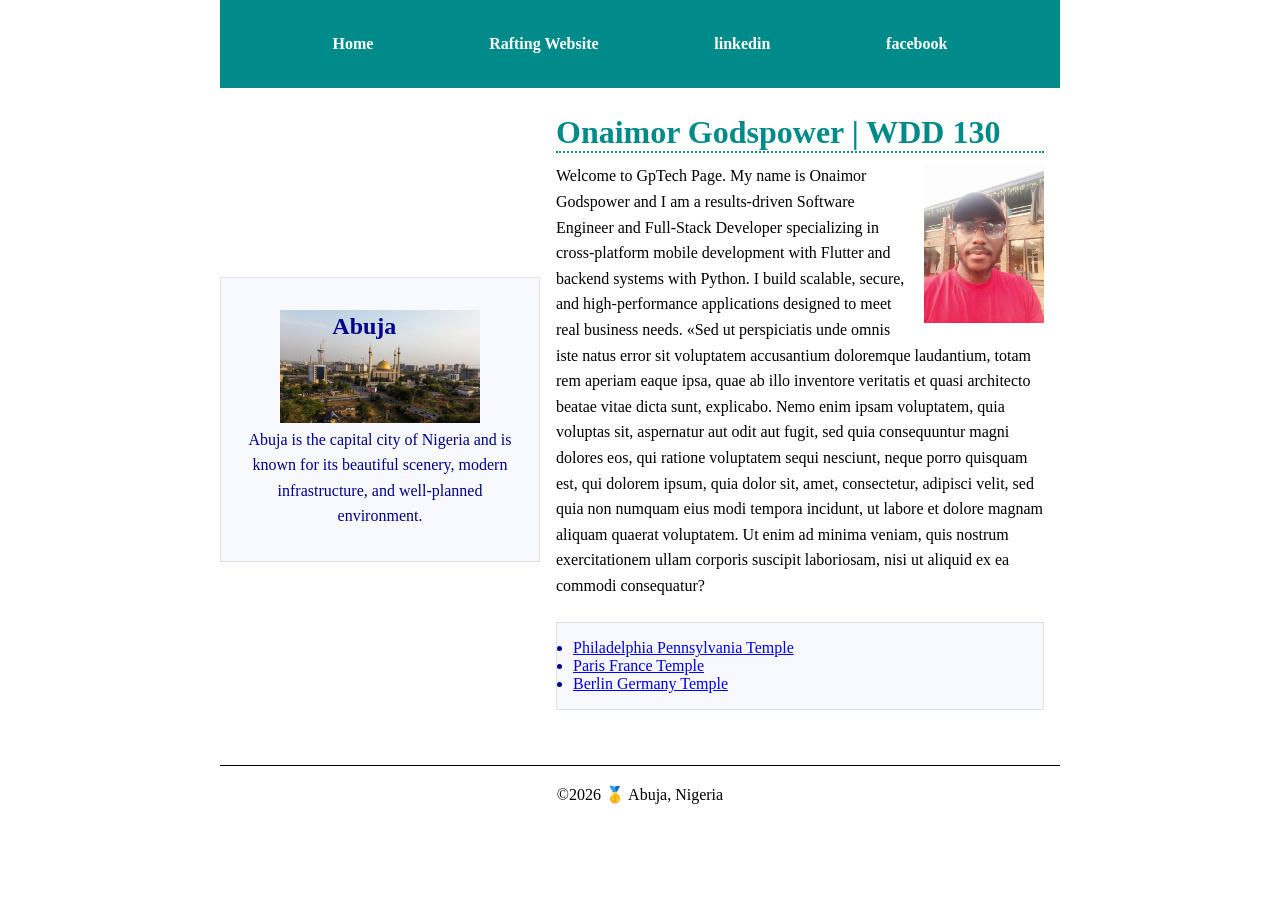
<file: index.html>
<!DOCTYPE html>
<html lang="en">

<head>
    <meta charset="UTF-8">
    <meta name="viewport" content="width=device-width, initial-scale=1.0">
    <title>GpTech | WDD 130</title>

    <meta name="description"
      content="Onaimor Godspower WDD 130 course home page showcasing web development progress.">

    <meta name="author" content="Onaimor Godspower">

    <link rel="stylesheet" href="styles/styles.css">

</head>

<body>
    <header>
        <nav>
            <a href="#">Home</a>
            <a href="wwr/">Rafting Website</a>
            <a href=" https://www.linkedin.com/in/onaimor-godspower247gptech/">linkedin</a>
            <a href="https://facebook.com.">facebook</a>
        </nav>
    </header>
    <div class="grid">
        <main>

            <h1>Onaimor Godspower | WDD 130</h1>

            <img src="images/profile.jpg" alt="GpTech Profile Picture">
            <p>
                Welcome to GpTech Page. My name is Onaimor Godspower and I am a results-driven
                Software Engineer and Full-Stack Developer specializing in cross-platform
                mobile development with Flutter and backend systems with Python.
                I build scalable, secure, and high-performance applications designed
                to meet real business needs. «Sed ut perspiciatis unde omnis iste natus error sit
                voluptatem accusantium doloremque laudantium,
                totam rem aperiam eaque ipsa, quae ab illo inventore veritatis et quasi architecto
                beatae vitae
                dicta sunt, explicabo. Nemo enim ipsam voluptatem, quia voluptas sit, aspernatur aut
                odit aut fugit,
                sed quia consequuntur magni dolores eos, qui ratione voluptatem sequi nesciunt,
                neque
                porro quisquam
                est, qui dolorem ipsum, quia dolor sit, amet, consectetur, adipisci velit, sed quia
                non
                numquam eius
                modi tempora incidunt, ut labore et dolore magnam aliquam quaerat voluptatem. Ut
                enim ad
                minima
                veniam, quis nostrum exercitationem ullam corporis suscipit laboriosam, nisi ut
                aliquid
                ex ea
                commodi consequatur?
            </p>

            <ul class="box">
                <li><a href="https://www.churchofjesuschrist.org/temples/details/philadelphia-pennsylvania-temple"
                      target="_blank">Philadelphia Pennsylvania Temple</a></li>
                <li><a href="https://www.churchofjesuschrist.org/temples/details/paris-france-temple"
                      target="_blank">Paris France Temple</a></li>
                <li><a href="https://www.churchofjesuschrist.org/temples/details/lima-peru-los-olivos-temple"
                      target="_blank">Berlin Germany Temple</a></li>
                </ulclass>

        </main>
        <aside class="box">
            <h2>Abuja</h2>
            <img src="images/abuja.webp" alt="Abuja city view">
            <p>
                Abuja is the capital city of Nigeria and is known for its beautiful
                scenery, modern infrastructure, and well-planned environment.
            </p>
        </aside>
    </div> <!-- grid -->
    <footer>
        <p>©2026 🥇 Abuja, Nigeria</p>
    </footer>

</body>

</html>
</file>
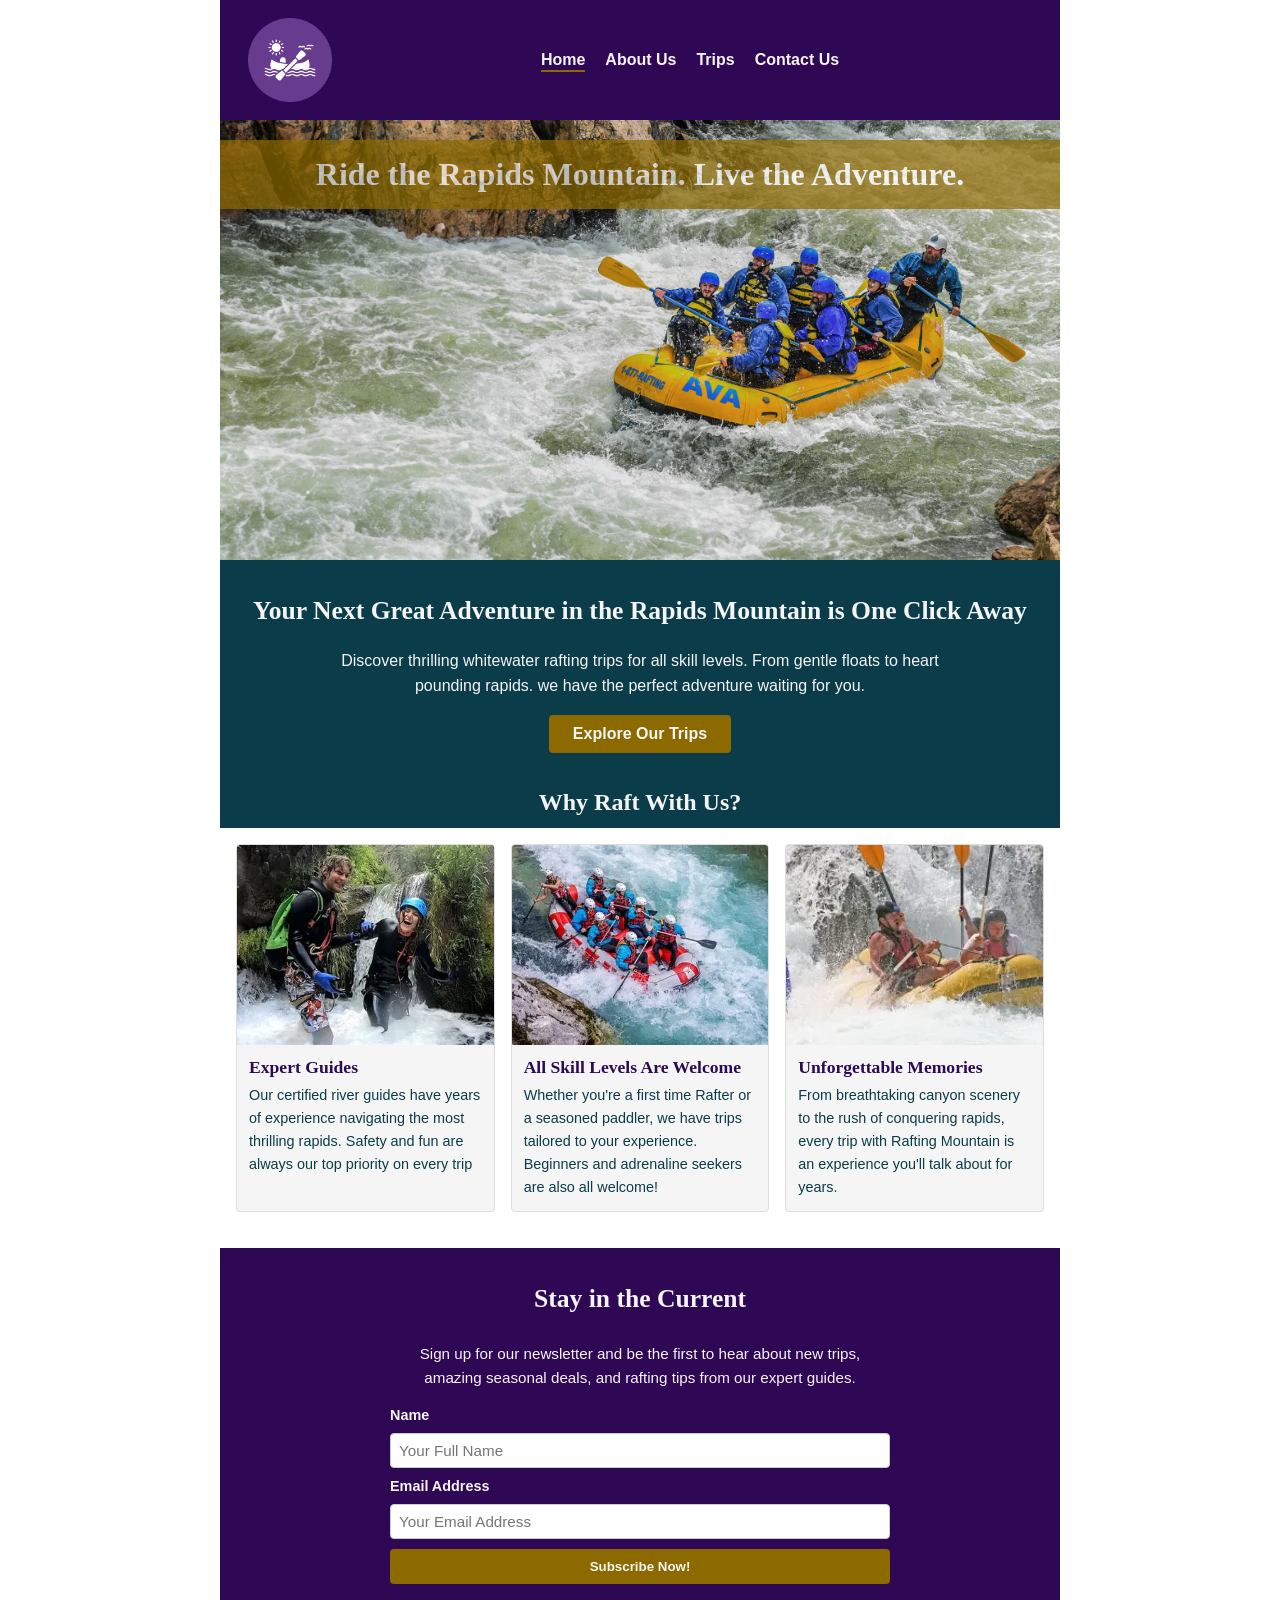
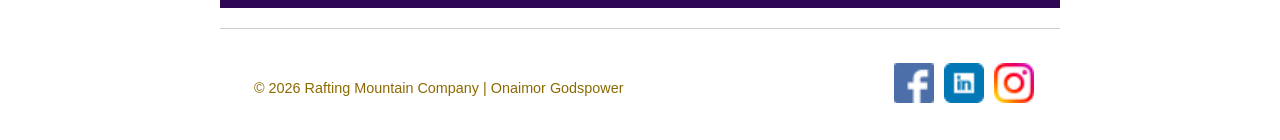
<file: wwr/index.html>
<!DOCTYPE html>
<html lang="en">

<head>
    <meta charset="UTF-8">
    <meta name="viewport" content="width=device-width, initial-scale=1.0">
    <title>Home | Rafting Mountain Company</title>
    <link rel="stylesheet" href="styles/rafting.css">
    <meta name="description"
      content="Rafting Mountain Company offers thrilling and safe whitewater rafting adventures for individuals and groups. Book your next adventure trip today!">
    <meta name="author" content="Onaimor Godspower">
</head>

<body>

    <header>
        <img src="images/kayak_logo.png" alt="Rafting site Logo">
        <nav>
            <ul>
                <li><a href="index.html" class="active">Home</a></li>
                <li><a href="about.html">About Us</a></li>
                <li><a href="trips.html">Trips</a></li>
                <li><a href="contact.html">Contact Us</a></li>
            </ul>
        </nav>
    </header>

    <main>
        <div class="hero">
            <img src="images/rafting_hero_image_1.jpg"
              alt="Whitewater rafting adventure on a mountain river">
            <h1>Ride the Rapids Mountain. Live the Adventure.</h1>
        </div>

        <section class="cta-section">
            <h2>Your Next Great Adventure in the Rapids Mountain is One Click Away</h2>
            <p>Discover thrilling whitewater rafting trips for all skill levels. From gentle floats
                to heart pounding rapids. we have the perfect adventure waiting for you.</p>
            <a href="trips.html" class="cta-button">Explore Our Trips</a>
        </section>

        <section class="offerings-section">
            <h2>Why Raft With Us?</h2>
            <div class="offerings-grid">

                <div class="offering-card">
                    <img src="images/rafting_website_pic_7.jpg"
                      alt="Expert river guides leading a rafting trip">
                    <div class="offering-text">
                        <h3>Expert Guides</h3>
                        <p>Our certified river guides have years of experience navigating the most
                            thrilling rapids. Safety and fun are always our top priority on every
                            trip</p>
                    </div>
                </div>

                <div class="offering-card">
                    <img src="images/rafting_website_pic_6.jpg"
                      alt="Group rafting trip on the river">
                    <div class="offering-text">
                        <h3>All Skill Levels Are Welcome</h3>
                        <p>Whether you're a first time Rafter or a seasoned paddler, we have trips
                            tailored to your experience. Beginners and adrenaline seekers are also
                            all welcome!</p>
                    </div>
                </div>

                <div class="offering-card">
                    <img src="images/rafting_website_pic_3.jpg"
                      alt="Happy rafting clients after a trip">
                    <div class="offering-text">
                        <h3>Unforgettable Memories</h3>
                        <p>From breathtaking canyon scenery to the rush of conquering rapids, every
                            trip
                            with Rafting Mountain is an experience you'll talk about for years.</p>
                    </div>
                </div>


            </div>
        </section>

        <section class="newsletter-section">
            <div class="newsletter-content">
                <h2>Stay in the Current</h2>
                <p>Sign up for our newsletter and be the first to hear about new trips, amazing
                    seasonal deals,
                    and rafting tips from our expert guides.</p>
                <form class="newsletter-form">
                    <label for="news-name">Name</label>
                    <input type="text" id="news-name" name="news-name" placeholder="Your Full Name"
                      required>

                    <label for="news-email">Email Address</label>
                    <input type="email" id="news-email" name="news-email"
                      placeholder="Your Email Address" required>

                    <button type="submit">Subscribe Now!</button>


                </form>

            </div>

        </section>


    </main>

    <footer>
        <p> &copy; 2026 Rafting Mountain Company | Onaimor Godspower</p>
        <nav class="socialmedia">
            <a href="https://facebook.com">
                <img src="images/facebook_small.png" alt="facebook icon">
            </a>

            <a href="https://linkedin.com">
                <img src="images/linkedin.png" alt="linkedin icon">
            </a>

            <a href="https://instagram.com">
                <img src="images/instagram_small.png" alt="instagram icon">
            </a>
        </nav>
    </footer>

</body>

</html>
</file>
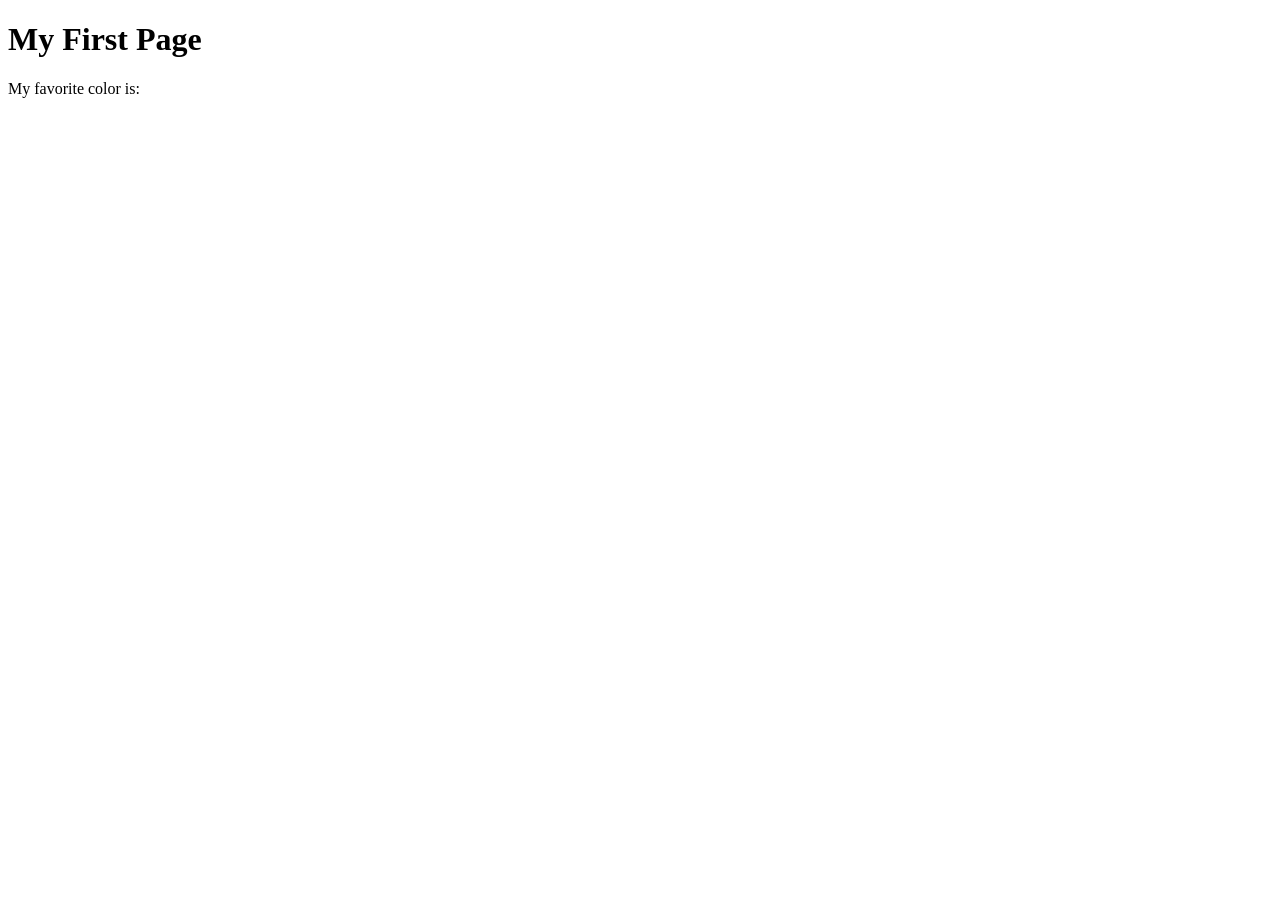
<file: week01/first-page.html>
<!DOCTYPE html>
<html lang="en">
<head>
    <meta charset="UTF-8">
    <meta name="viewport" content="width=device-width, initial-scale=1.0">
    <title>My First Page</title>
</head>
<body>
    <h1>My First Page</h1>
    <p>My favorite color is: </p>
</body>
</html>
</file>
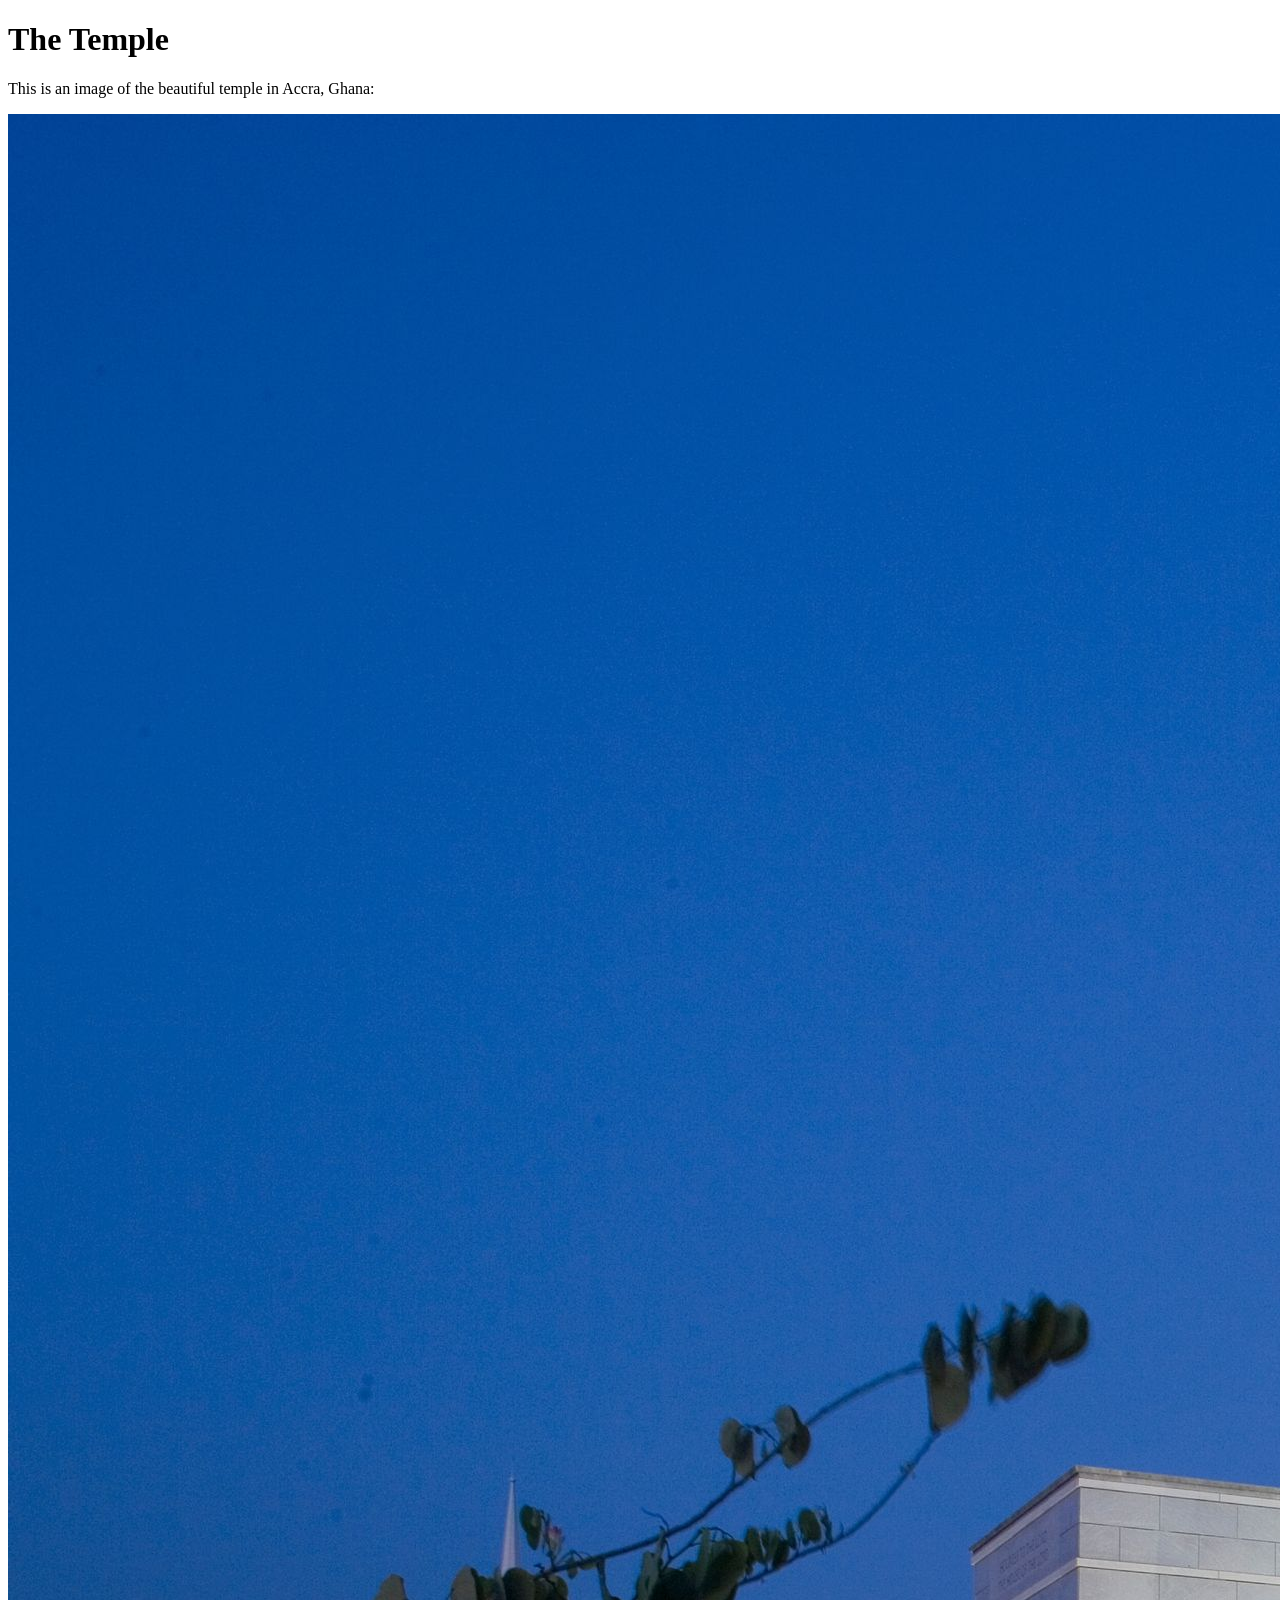
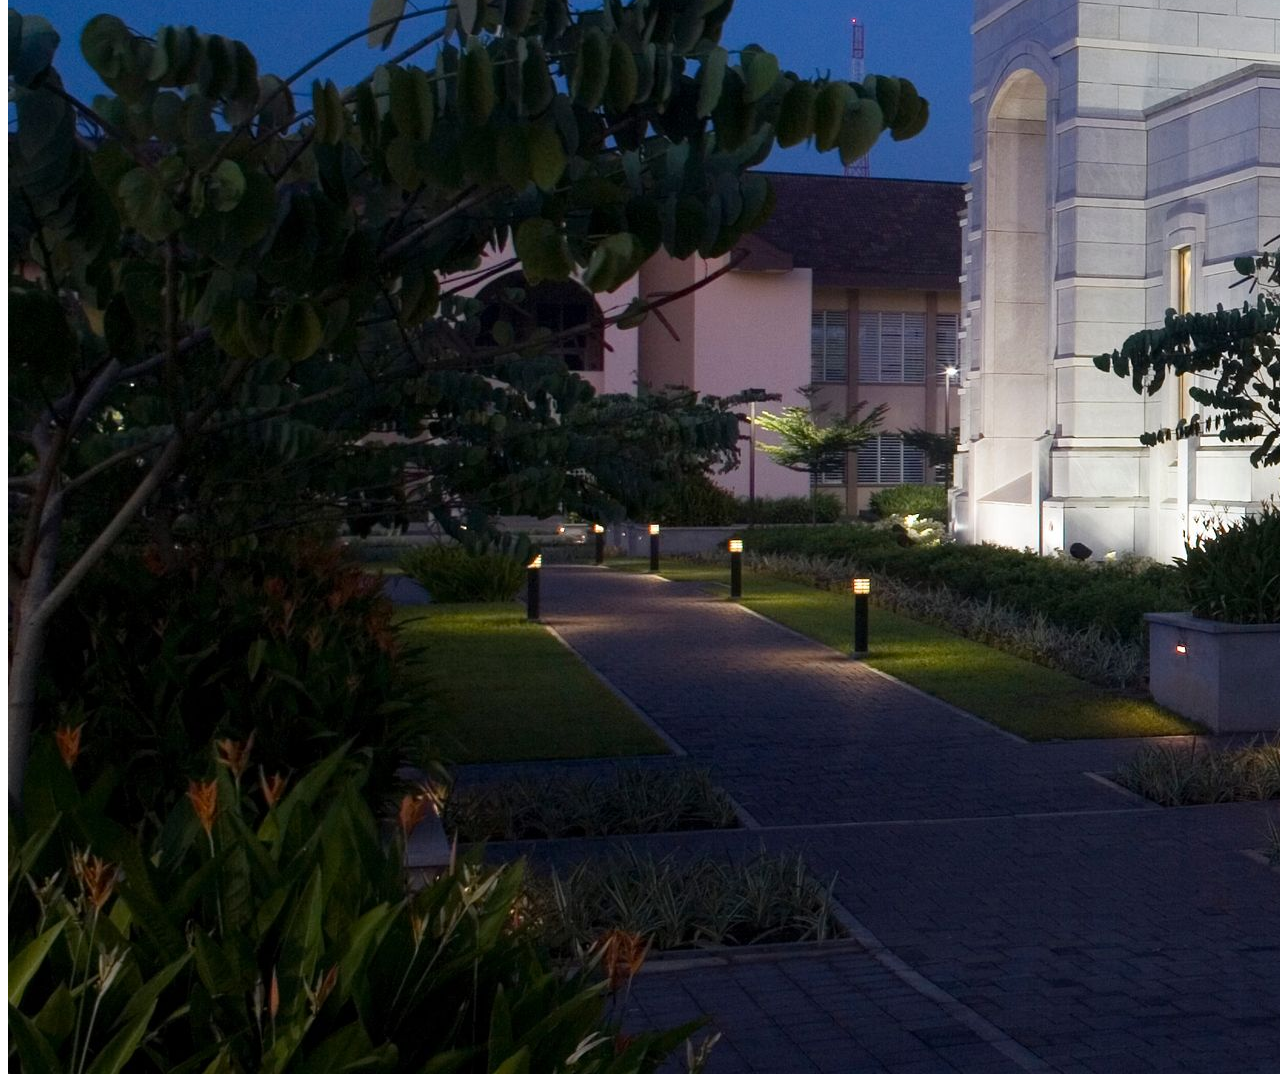
<file: week01/images.html>
<!DOCTYPE html>
<html lang="en">
<head>
    <meta charset="UTF-8">
    <meta name="viewport" content="width=device-width, initial-scale=1.0">
    <title>Temple Image</title>
</head>
<body>
    <h1>The Temple</h1>
    <p>This is an image of the beautiful temple in Accra, Ghana:</p>
    <img src="images/temple-large.jpeg" alt="The Accra Ghana Temple">
    
</body>
</html>
</file>
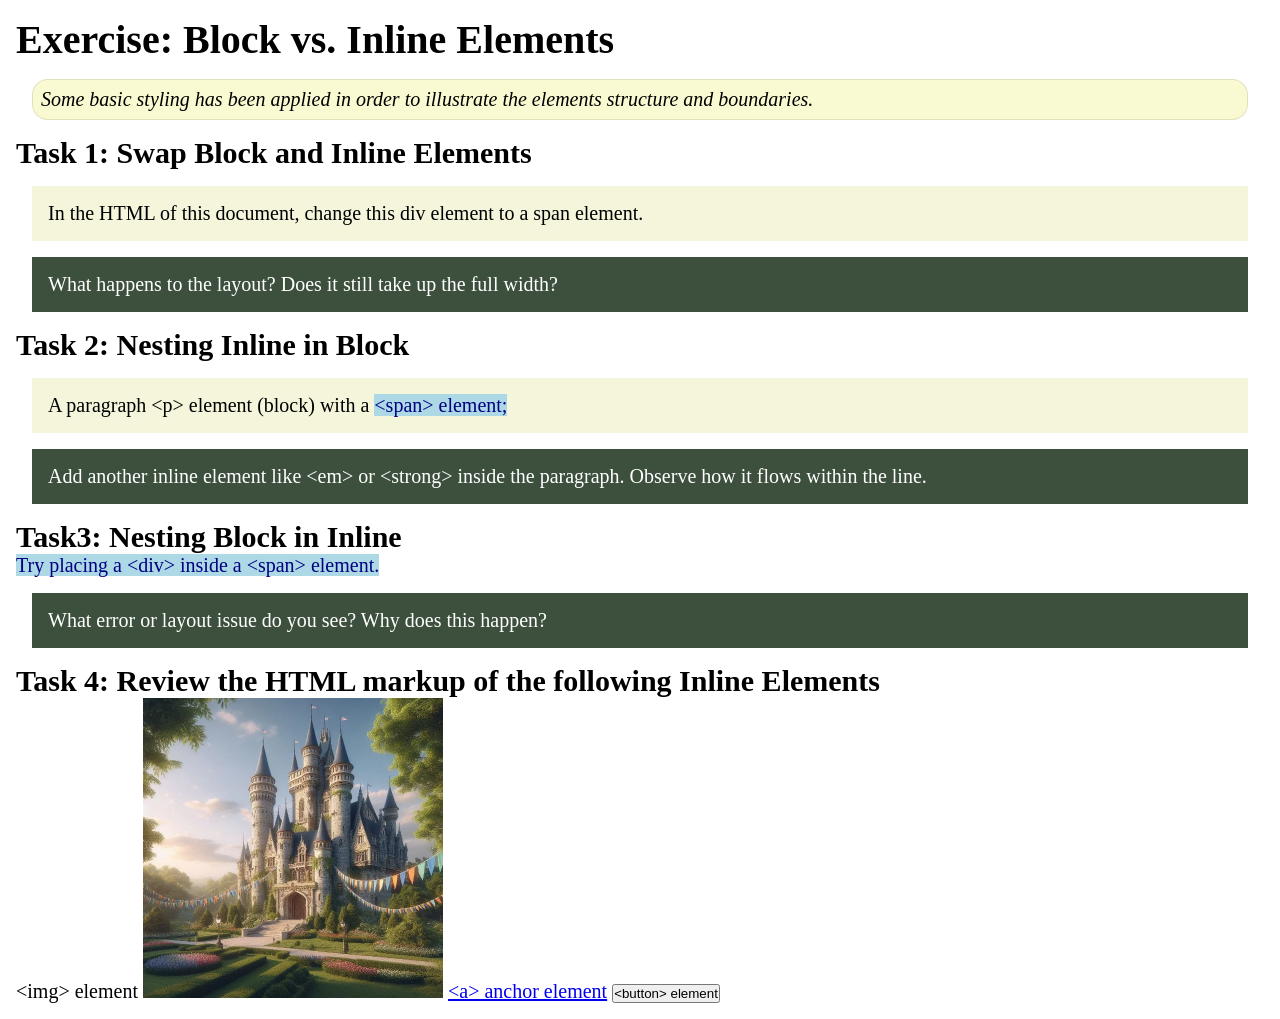
<file: week02/block-vs-inline.html>
<!DOCTYPE html>
<html lang="en">

<head>
    <meta charset="UTF-8">
    <meta name="viewport" content="width=device-width, initial-scale=1.0">
    <title>Exercise: Block vs. Inline Elements</title>
    <link rel="stylesheet" href="styles/block-vs-inline.css">
</head>

<body>
    <main>
        <h1>Exercise: Block vs. Inline Elements</h1>
        <p class="note">Some basic styling has been applied in order to illustrate the elements structure and
            boundaries.</p>

        <h2>Task 1: Swap Block and Inline Elements</h2>
        <div>In the HTML of this document, change this div element to a span element.</div>

        <p class="question">What happens to the layout? Does it still take up the full width?</p>

        <h2>Task 2: Nesting Inline in Block</h2>
        <p>A paragraph &lt;p&gt; element (block) with a <span>&lt;span&gt; element;</span></p>
        <p class="question">Add another inline element like &lt;em&gt; or &lt;strong&gt; inside the paragraph. Observe
            how it flows within the line.</p>

        <h2>Task3: Nesting Block in Inline</h2>
        <span>Try placing a &lt;div&gt; inside a &lt;span&gt; element.</span>
            <p class="question">What error or layout issue do you see? Why does this happen?</p>


            <h2>Task 4: Review the HTML markup of the following Inline Elements</h2>
        &lt;img&gt; element
        <img src="images/castle.webp" alt="placeholder image (images are inline)" width="300" height="300">
        <a href="https://churchofjesuschrist.org">&lt;a&gt; anchor element</a>
        <button type="button">&lt;button&gt; element</button>
    </main>
</body>

</html>
</file>
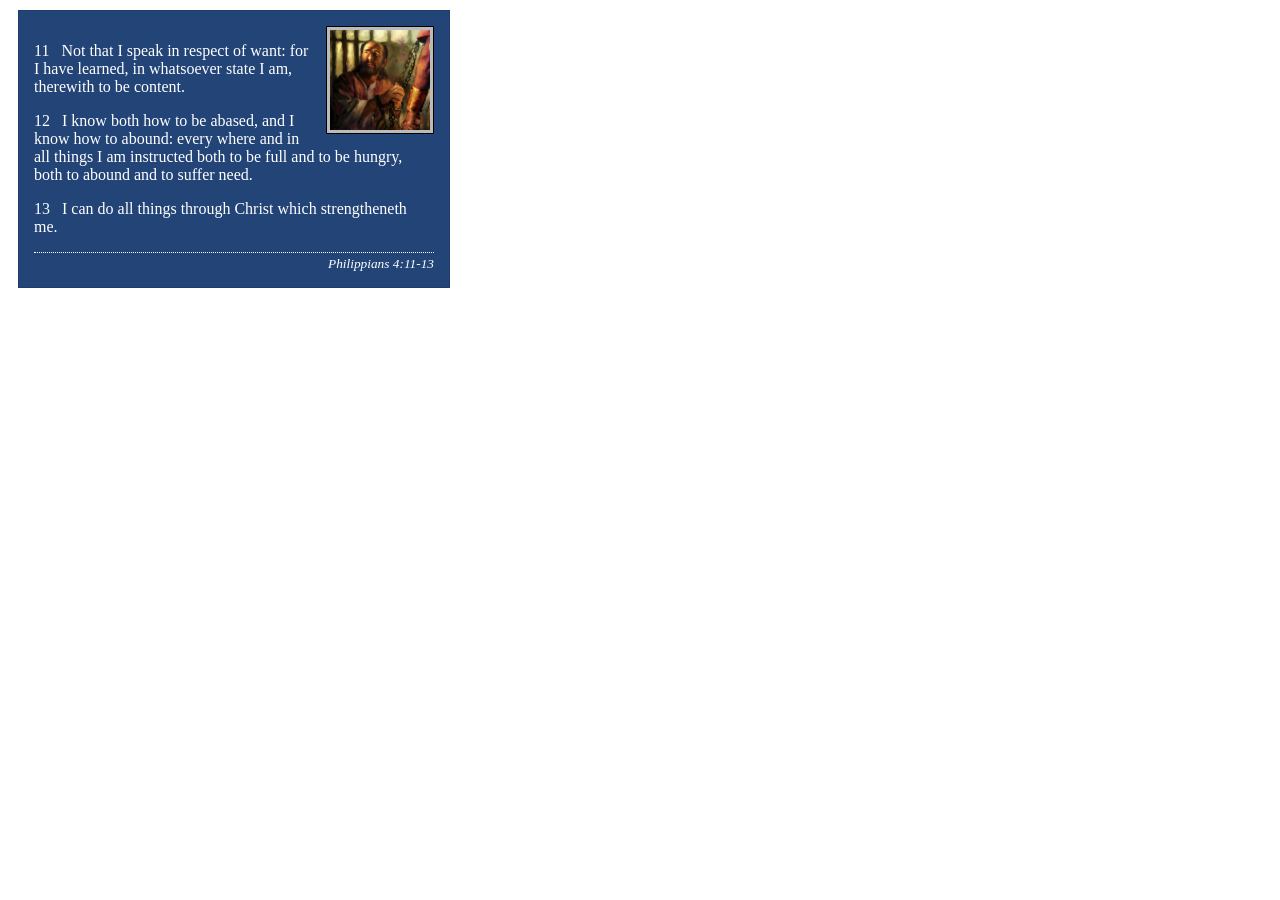
<file: week02/box-model-solution.html>
<!DOCTYPE html>
<html lang="en">
<head>
    <meta charset="UTF-8">
    <meta name="viewport" content="width=device-width, initial-scale=1.0">
    <title>Box Model Activity</title>
    <link rel="stylesheet" href="styles/box-model-solution.css">
</head>
<body>
    <main>
        <div class="callout">
            <img src="images/apostle-paul-imprisoned.webp" alt="Paul the Apostle - Imprisoned in Rome" width="200" height="200">
            <blockquote>
                <p>11 &nbsp; Not that I speak in respect of want: for I have learned, in whatsoever state I am, therewith to be content.</p>
                <p>12 &nbsp; I know both how to be abased, and I know how to abound: every where and in all things I am instructed both to be full and to be hungry, both to abound and to suffer need.</p>
                <p>13 &nbsp; I can do all things through Christ which strengtheneth me.</p>
            </blockquote>
            <cite>Philippians 4:11-13</cite>
        </div>
    </main>
</body>
</html>
</file>
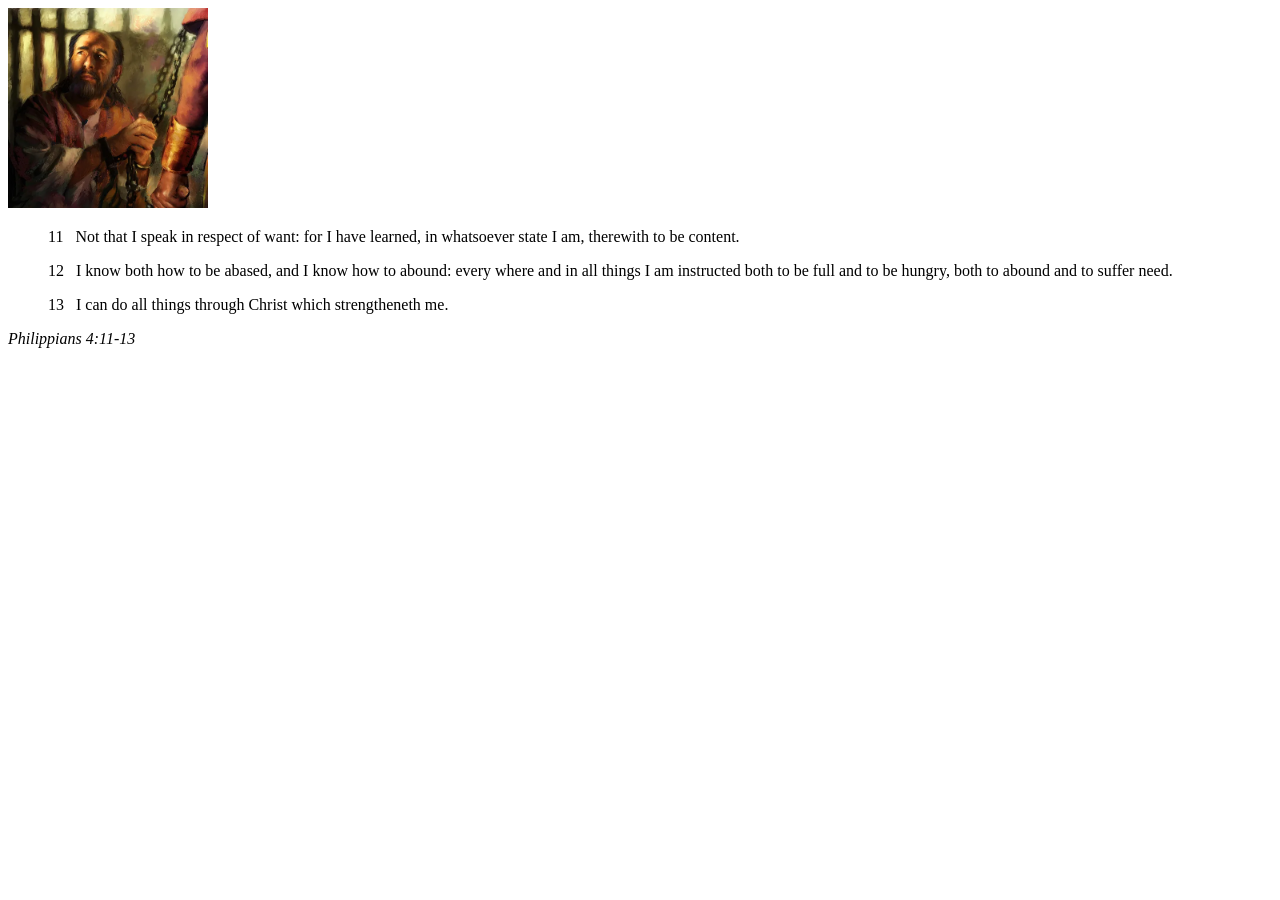
<file: week02/box-model.html>
<!DOCTYPE html>
<html lang="en">
<head>
    <meta charset="UTF-8">
    <meta name="viewport" content="width=device-width, initial-scale=1.0">
    <title>Box Model Activity</title>
</head>
<body>
    <main>
        <div class="callout">
            <img src="images/apostle-paul-imprisoned.webp" alt="Paul the Apostle - Imprisoned in Rome" width="200" height="200">
            <blockquote>
                <p>11 &nbsp; Not that I speak in respect of want: for I have learned, in whatsoever state I am, therewith to be content.</p>
                <p>12 &nbsp; I know both how to be abased, and I know how to abound: every where and in all things I am instructed both to be full and to be hungry, both to abound and to suffer need.</p>
                <p>13 &nbsp; I can do all things through Christ which strengtheneth me.</p>
            </blockquote>
            <cite>Philippians 4:11-13</cite>
        </div>
    </main>
</body>
</html>
</file>
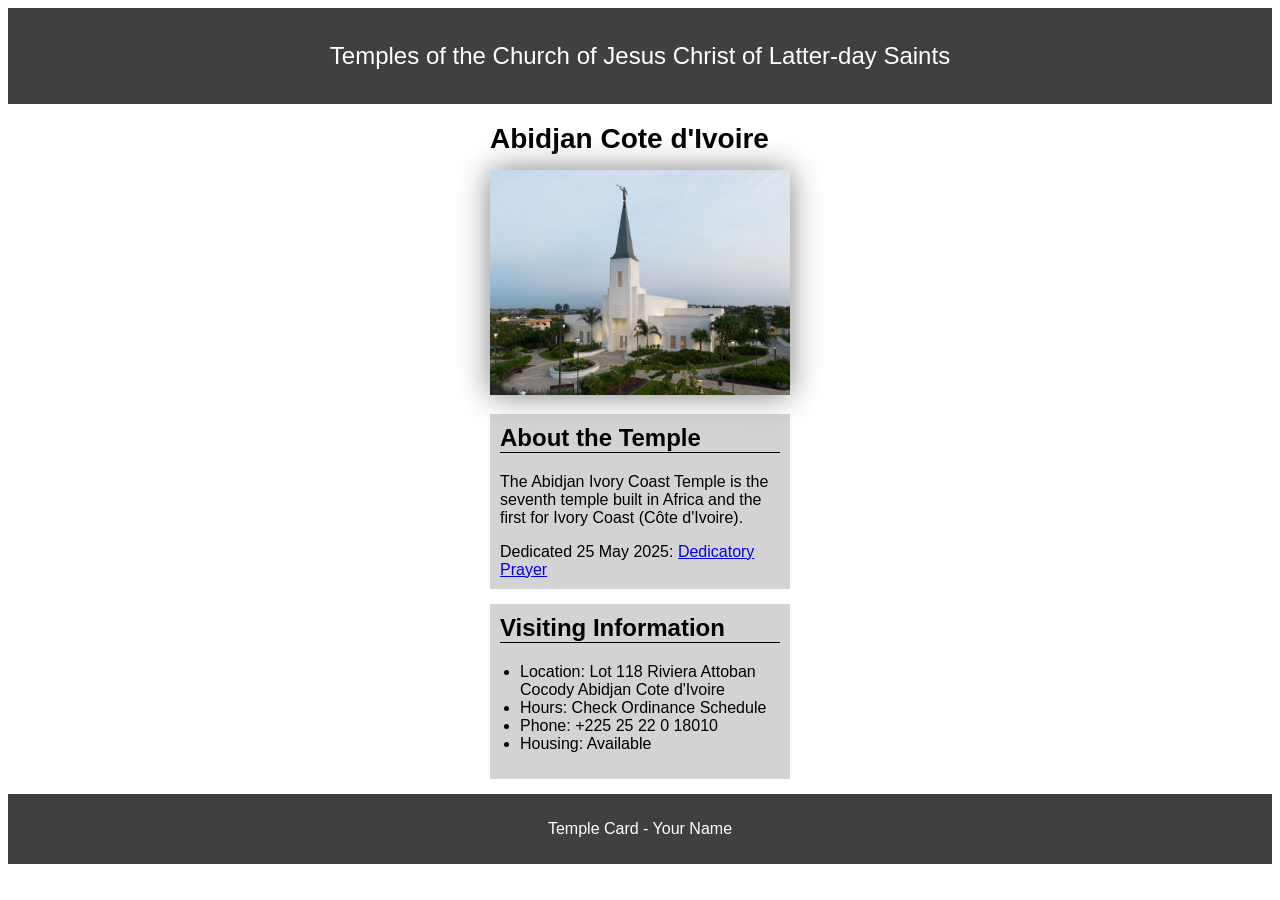
<file: week02/temple.html>
<!DOCTYPE html>
<html lang="en">

<head>
    <meta charset="UTF-8">
    <meta name="viewport" content="width=device-width, initial-scale=1.0">
    <title>Temple Card - Abidjan Cote d'Ivoire</title>
    <link rel="stylesheet" href="styles/temple.css">
</head>

<body>
    <header>
        <p>Temples of the Church of Jesus Christ of Latter-day Saints</p>
    </header>
    <main>
        <h1>Abidjan Cote d'Ivoire</h1>
        <picture>
            <img src="images/abidjan-ivory-coast.jpeg" alt="Abidjan Cote d'Ivoire Temple">
        </picture>
        <section>
            <h2>About the Temple</h2>
            <p>The Abidjan Ivory Coast Temple is the seventh temple built in Africa and the first
                for Ivory Coast (Côte
                d'Ivoire).</p>
            <p>Dedicated 25 May 2025: <a
                  href="https://www.churchofjesuschrist.org/temples/dedicatory-prayer/abidjan-ivory-coast-temple/2025-05-25?lang=eng"
                  target="_blank" rel="noopener noreferrer">Dedicatory Prayer</a></p>
        </section>
        <section>
            <h2>Visiting Information</h2>
            <ul>
                <li>Location: Lot 118 Riviera Attoban Cocody Abidjan Cote d'Ivoire</li>
                <li>Hours: Check Ordinance Schedule</li>
                <li>Phone: +225 25 22 0 18010</li>
                <li>Housing: Available</li>
            </ul>
        </section>
    </main>
    <footer>
        <p>Temple Card - Your Name</p>
    </footer>
</body>

</html>
</file>
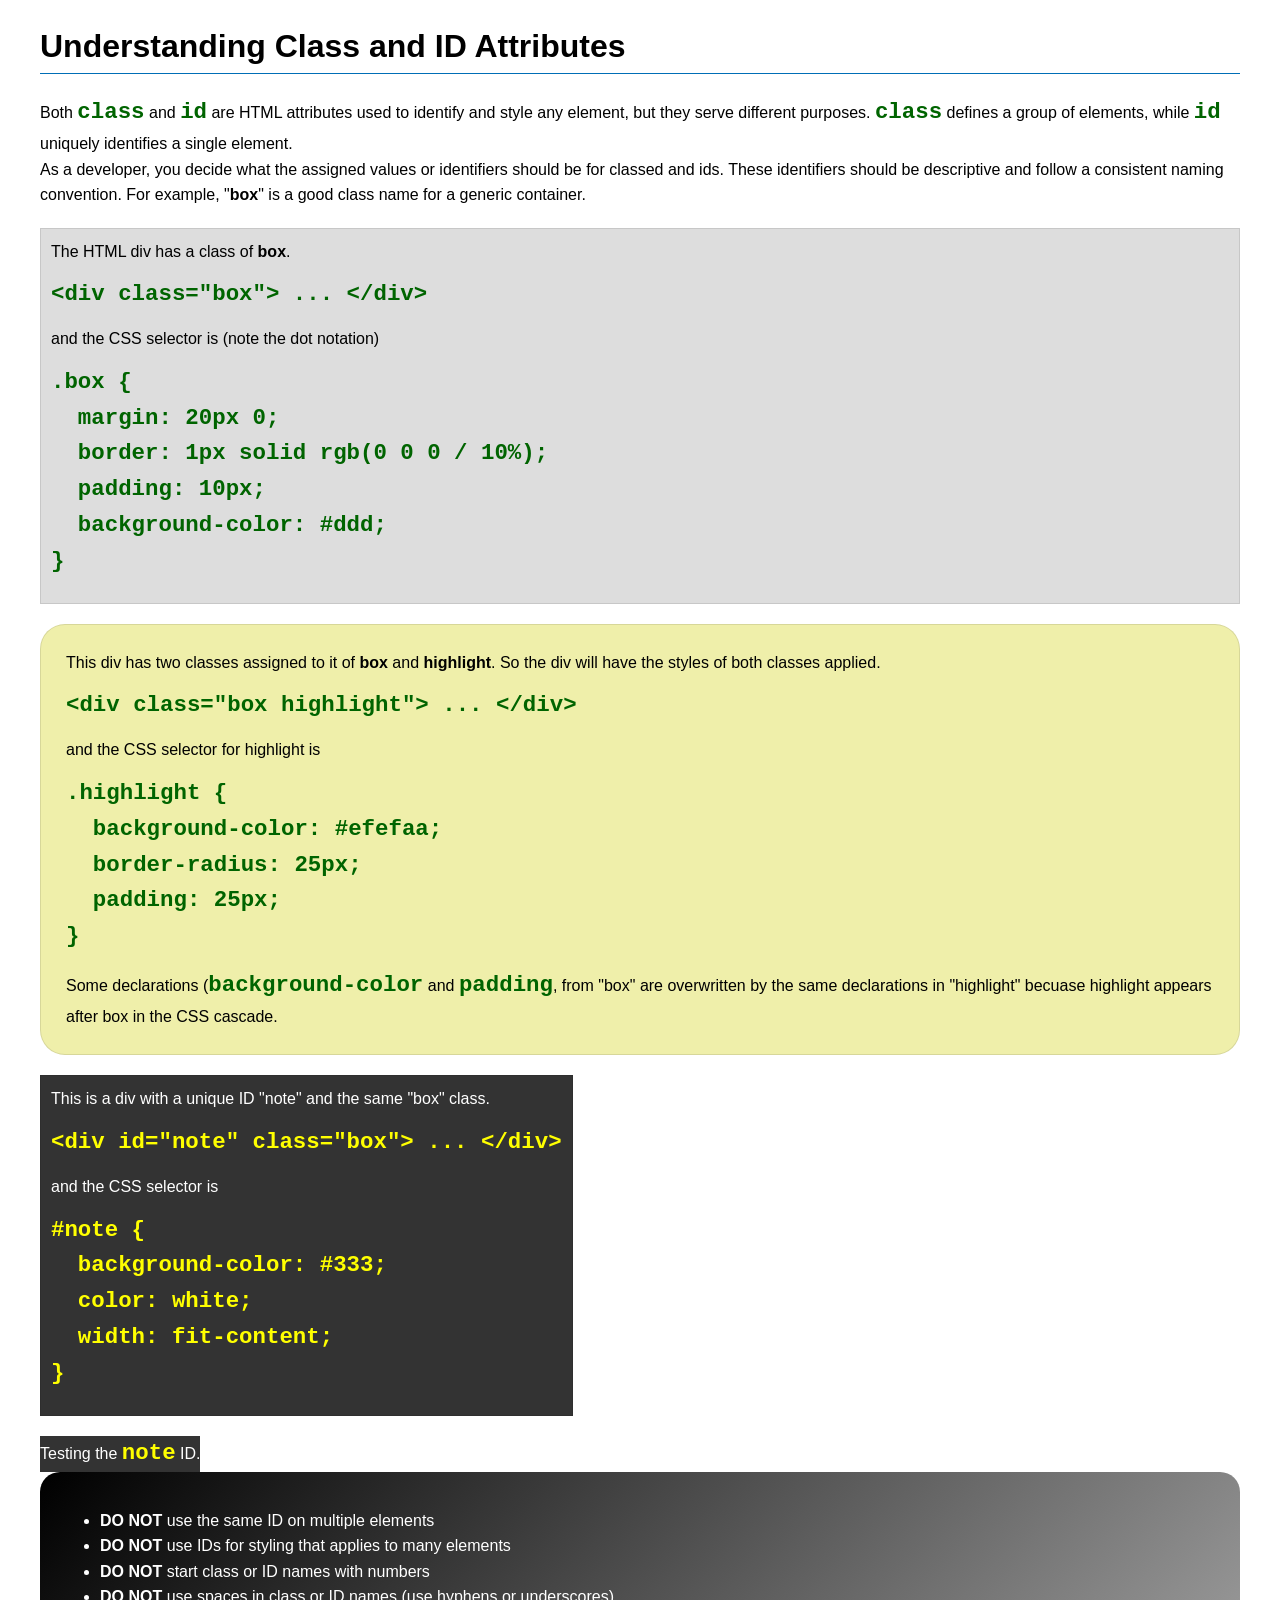
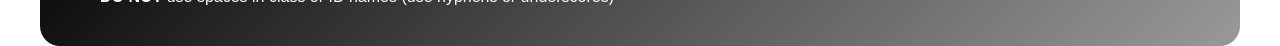
<file: week03/class-and-id.html>
<!DOCTYPE html>
<html lang="en">

<head>
    <meta charset="UTF-8">
    <meta name="viewport" content="width=device-width, initial-scale=1.0">
    <title>Class vs ID Attributes</title>
    <link rel="stylesheet" href="styles/class-and-id.css">
</head>

<body>
    <h1>Understanding Class and ID Attributes</h1>
    <p>Both <code>class</code> and <code>id</code> are HTML attributes used to identify and style any element, but they
        serve different purposes. <code>class</code> defines a group of elements, while <code>id</code> uniquely
        identifies a single element.</p>
    <p>As a developer, you decide what the assigned values or identifiers should be for classed and ids. These
        identifiers should be
        descriptive and follow a consistent naming convention. For example, "<strong>box</strong>" is a good class name
        for a generic container.</p>
    <div class="box">
        <p>The HTML div has a class of <strong>box</strong>.</p>
        <pre><code class="html">&lt;div class="box"&gt; ... &lt;/div&gt;</code></pre>
        and the CSS selector is (note the dot notation)
        <pre><code class="css">.box {
  margin: 20px 0;
  border: 1px solid rgb(0 0 0 / 10%);
  padding: 10px;
  background-color: #ddd; 
}</code></pre>
    </div>

    <div class="box highlight">
        <p>This div has two classes assigned to it of <strong>box</strong> and <strong>highlight</strong>. So the div
            will have the styles of both classes applied.</p>
        <pre><code class="html">&lt;div class="box highlight"&gt; ... &lt;/div&gt;</code></pre>
        and the CSS selector for highlight is
        <pre><code class="css">.highlight {
  background-color: #efefaa;
  border-radius: 25px;
  padding: 25px;
}</code></pre>
<p>Some declarations (<code>background-color</code> and <code>padding</code>, from "box" are overwritten by the same declarations in "highlight" becuase highlight appears after box in the CSS cascade.</p>
    </div>

    <div id="note" class="box">
        <p>This is a div with a unique ID "note" and the same "box" class.</p>
        <pre><code class="html">&lt;div id="note" class="box"&gt; ... &lt;/div&gt;</code></pre>
        and the CSS selector is
        <pre><code class="css">#note {
  background-color: #333;
  color: white;
  width: fit-content;
}</code></pre>
    </div>

    <div id="note">
        <p>Testing the <code>note</code> ID.</p>
    </div>

    <section id="best-practice">
        <ul>
            <li><strong>DO NOT</strong> use the same ID on multiple elements</li>
            <li><strong>DO NOT</strong> use IDs for styling that applies to many elements</li>
            <li><strong>DO NOT</strong> start class or ID names with numbers</li>
            <li><strong>DO NOT</strong> use spaces in class or ID names (use hyphens or underscores)</li>
        </ul>
    </section>




</body>

</html>
</file>
<file: styles/styles.css>
* {
    margin: 0;
    padding: 0;
    box-sizing: border-box;
}

:root {
    --primary-color: darkcyan;
    --secondary-color: #333;
    --accent-color: ghostwhite;
    --border-color: rgb(0 0 0 / 0.2);
    --text-light: white;
    --text-dark: #333;
}

header,
footer,
.grid {
    max-width: 840px;
    margin: 0 auto;

}

nav {
    background-color: var(--primary-color);
    padding: 16px;
    display: flex;
    justify-content: space-evenly;
    align-items: center;
}

nav a {
    color: var(--text-light);
    text-decoration: none;
    display: block;
    padding: 1.2rem;
    font-weight: 700;
}

h1 {
    color: var(--primary-color);
    margin: 10px 0;
    border-bottom: 2px dotted;

}

p {
    margin-bottom: 16px;
    line-height: 1.6;
}

.grid {
    display: grid;
    grid-template-columns: 1fr 3fr;
    align-items: center;
}

main {
    grid-column: 2/3;
    margin: 1rem;
}

aside {
    position: relative;
    width: 320px;
    margin: 24px auto;
    border: 1px solid var(--border-color);
    padding: 16px;
    background-color: #eee;
    color: var(--text-dark);
    text-align: center;
    grid-row: 1/2;
    grid-column: 1/2;

}

main img {
    width: 120px;
    height: auto;
    float: right;
    margin-left: 10px;
}

aside img {
    width: 200px;
    height: auto;
    margin-top: 16px;
}

aside h2 {
    position: absolute;
    top: 35px;
    left: 35%;

}

footer {
    margin-top: 15px;
    padding: 16px 0;
    border-top: 1px solid #000;
    text-align: center;
}

/* class selector  */
.box {
    margin: 24px auto;
    border: 1px solid rgb(0 0 0 / 10%);
    padding: 16px;
    background-color: var(--accent-color);
    color: darkblue;
}
</file>
<file: wwr/styles/rafting.css>
* {
    margin: 0;
    padding: 0;
    box-sizing: border-box;
}

:root {
    --primary-color: #2E0854;
    /* Deep royal purple */
    --secondary-color: #0B3C49;
    /* Rich teal (water feel) */
    --accent1-color: #8C6A00;
    /* Gold (luxury highlight) */
    --accent2-color: #F5F5F5;
    /* Soft light (clean contrast) */

    --heading-font: "Times New Roman", "Georgia", serif;
    --body-font: Arial, Helvetica, sans-serif;
}

body {
    font-family: var(--body-font);
    color: var(--accent1-color);
}

header,
main,
footer {
    width: 840px;
    margin: 0 auto;
}

header {
    background-color: var(--primary-color);
    color: var(--accent2-color);
    display: grid;
    grid-template-columns: auto 1fr;
    align-items: center;
    padding: 10px 20px;

}

header img {
    display: block;
    padding: 8px;
    width: 100px;
}

nav ul {
    list-style: none;
    display: flex;
    flex-direction: row;
    gap: 20px;
    justify-content: center;
    padding: 8px 16px;
}

nav a {
    text-decoration: none;
    color: var(--accent2-color);
    font-weight: bold;
}

nav a.active {
    border-bottom: 2px solid var(--accent1-color);
    padding-bottom: 2px;
}

h1,
h2 {
    font-family: var(--heading-font);
    color: var(--primary-color);
}

nav,
p,
article {
    margin: 16px;
    padding: 8px;
}

section {
    margin-bottom: 20px;
    margin: 0;
    padding: 0;
}

section p {
    margin: 16px;
    padding: 8px;
}

section h2 {
    text-align: center;
    padding: 12px;
    margin: 0;
    width: 100%;
    background-color: var(--secondary-color);
    color: var(--accent2-color);
}

.history-grid {
    display: grid;
    grid-template-columns: 1fr 1fr 1fr;
    gap: 16px;
    align-items: center;
    padding: 16px;
}

.history-grid img {
    width: 100%;
    border-radius: 4px;
}

.hero {
    position: relative;
}

.hero img {
    display: block;
    width: 100%;
    height: auto;
}

.hero h1 {
    position: absolute;
    top: 20px;
    width: 100%;
    padding: 16px;
    text-align: center;
    background-color: var(--accent1-color);
    opacity: 0.7;
    color: white;
}

.hero article {
    position: absolute;
    bottom: 20px;
    left: 10%;
    background-color: var(--secondary-color);
    color: white;
    padding: 16px;
    border-radius: 4px;
    width: 70%;

}

.hero article h2 {
    color: white;
    font-size: 1rem;
    margin-bottom: 8px;
    font-family: var(--body-font);
}

.hero article img {
    float: right;
    width: 125px;
    margin-left: 10px;
    border-radius: 4px;
}

.adventures {
    display: flex;
    justify-content: space-between;
    gap: 10px;
    padding: 16px;
}

.adventures figure {
    flex: 1;
    text-align: center;
}

.adventures figure img {
    width: 100%;
    height: 120px;
    object-fit: cover;
    border-radius: 4px;

}

.adventures figcaption {
    font-size: 0.75rem;
    margin-top: 4px;
    color: var(--secondary-color);
    font-weight: bold;

}

.socialmedia a {
    text-decoration: none;
}

.socialmedia {
    display: flex;
    justify-content: flex-end;
    gap: 10px;
    padding: 8px 0;
}

.socialmedia img {
    width: 40px;
    height: 40px;
}

footer {
    display: flex;
    justify-content: space-between;
    align-items: center;
    font-size: 0.9rem;
    padding: 10px;
    border-top: 1px solid #ccc;
}

footer p {
    margin-bottom: 8px;
}

.company-info {
    text-align: center;
    padding: 16px;
}

.company-info h1 {
    font-family: var(--heading-font);
    color: var(--primary-color);
    font-size: 1.8rem;
    margin-bottom: 8px;
}

.company-info p {
    margin: 4px 0;
    padding: 0;
}

.contact-container {
    display: flex;
    gap: 20px;
    padding: 16px;
    margin-top: 20px;

}

.contact-container > * {
    flex: 1;
}

.map iframe {
    width: 90%;
    height: 100%;
    border: none;
}

.contact-form {
    display: flex;
    flex-direction: column;
    gap: 10px;
}

.contact-form input,
.contact-form textarea {
    padding: 8px;
    border: 1px solid #ccc;
    border-radius: 4px;
    font-family: var(--body-font);

}

.contact-form textarea {
    min-height: 100px;
    resize: vertical;
}

.contact-form fieldset {
    border: 1px solid #ccc;
    padding: 10px;
    border-radius: 4px;
}

.contact-form legend {
    font-weight: bold;
    color: var(--primary-color);
}

.checkbox-wrapper {
    display: flex;
    align-items: center;
    gap: 10px;
}

.contact-form button {
    background-color: var(--secondary-color);
    color: var(--accent2-color);
    padding: 10px;
    border: none;
    border-radius: 4px;
    font-weight: bold;
    cursor: pointer;
}

.contact-form button:hover {
    background-color: var(--primary-color);
}

.employees {
    margin-top: 20px;
}

.employee-profiles {
    display: flex;
    justify-content: space-between;
    gap: 20px;
    padding: 16px;
}

.employee-profiles figure {
    flex: 1;
    text-align: center;
}

.employee-profiles img {
    width: 100%;
    height: 150px;
    object-fit: cover;
    border-radius: 4px;
}

.employee-profiles figcaption {
    margin-top: 6px;
    font-size: 0.9rem;
    color: var(--secondary-color);
    font-weight: bold;
}

.cta-section {
    background-color: var(--secondary-color);
    color: var(--accent2-color);
    text-align: center;
    padding: 24px 16px;
}

.cta-section h2 {
    font-family: var(--heading-font);
    color: var(--accent2-color);
    font-size: 1.6rem;
    margin-bottom: 10px;
    background-color: transparent;
}

.cta-section p {
    margin: 0 auto 16px auto;
    max-width: 600px;
    color: var(--accent2-color);
    line-height: 1.6;
    padding: 0;
}

.cta-button {
    display: inline-block;
    background-color: var(--accent1-color);
    color: var(--accent2-color);
    text-decoration: none;
    padding: 10px 24px;
    border-radius: 4px;
    font-weight: bold;
    font-family: var(--body-font);
    transition: background-color 0.2s ease;
}

.cta-button:hover {
    background-color: var(--primary-color);
}

.offerings-section {
    padding: 0;
    margin-bottom: 20px;
}

.offerings-section h2 {
    text-align: center;
    padding: 12px;
    margin: 0;
    width: 100%;
    background-color: var(--secondary-color);
    color: var(--accent2-color);
    font-family: var(--heading-font);
}

.offerings-grid {
    display: grid;
    grid-template-columns: repeat(3, 1fr);
    gap: 16px;
    padding: 16px;
    width: 100%;
    box-sizing: border-box;
}

.offering-card {
    background-color: var(--accent2-color);
    border-radius: 4px;
    overflow: hidden;
    border: 1px solid #ddd;
}

.offering-card img {
    width: 100%;
    height: 200px;
    object-fit: cover;
    display: block;
}

.offering-text {
    padding: 12px;
}

.offering-text h3 {
    font-family: var(--heading-font);
    color: var(--primary-color);
    font-size: 1.1rem;
    margin-bottom: 6px;
}

.offering-text p {
    font-size: 0.9rem;
    line-height: 1.6;
    color: var(--secondary-color);
    margin: 0;
    padding: 0;
}

.newsletter-section {
    background-color: var(--primary-color);
    color: var(--accent2-color);
    padding: 24px 16px;
    text-align: center;
    margin-bottom: 20px;
}

.newsletter-content {
    max-width: 500px;
    margin: 0 auto;
}

.newsletter-content h2 {
    font-family: var(--heading-font);
    color: var(--accent2-color);
    font-size: 1.6rem;
    margin-bottom: 8px;
    background-color: transparent;
}

.newsletter-content p {
    color: var(--accent2-color);
    font-size: 0.95rem;
    line-height: 1.6;
    margin-bottom: 16px;
    padding: 0;
}

.newsletter-form {
    display: flex;
    flex-direction: column;
    gap: 10px;
    text-align: left;
}

.newsletter-form label {
    font-weight: bold;
    font-size: 0.9rem;
    color: var(--accent2-color);
}

.newsletter-form input {
    padding: 8px;
    border: 1px solid #ccc;
    border-radius: 4px;
    font-family: var(--body-font);
    font-size: 0.95rem;
}

.newsletter-form button {
    background-color: var(--accent1-color);
    color: var(--accent2-color);
    padding: 10px;
    border: none;
    border-radius: 4px;
    font-weight: bold;
    font-family: var(--body-font);
    cursor: pointer;
    transition: background-color 0.2s ease;
}

.newsletter-form button:hover {
    background-color: var(--secondary-color);
}

.trips-section {
    padding: 0;
    margin-bottom: 20px;
}

.trips-section h2 {
    text-align: center;
    padding: 12px;
    margin: 0;
    width: 100%;
    background-color: var(--secondary-color);
    color: var(--accent2-color);
    font-family: var(--heading-font);
}

.trips-grid {
    display: grid;
    grid-template-columns: 1fr 1fr;
    gap: 16px;
    padding: 16px;
}

.trips-grid .trip-card:last-child:nth-child(odd) {
    grid-column: 1 / -1;
    max-width: 50%;
    margin: 0 auto;
}

.trip-card {
    background-color: var(--accent2-color);
    border-radius: 4px;
    overflow: hidden;
    border: 1px solid #ddd;
    display: flex;
    flex-direction: column;
}

.trip-card img {
    width: 100%;
    height: 190px;
    object-fit: cover;
    display: block;
}

.trip-details {
    padding: 12px;
    flex: 1;
    display: flex;
    flex-direction: column;
}

.trip-details h3 {
    font-family: var(--heading-font);
    color: var(--primary-color);
    font-size: 1.15rem;
    margin-bottom: 6px;
}

.trip-details p {
    font-size: 0.9rem;
    line-height: 1.6;
    color: var(--secondary-color);
    margin-bottom: 10px;
    padding: 0;
}

.difficulty {
    display: inline-block;
    padding: 2px 10px;
    border-radius: 20px;
    font-size: 0.78rem;
    font-weight: bold;
    text-transform: uppercase;
    letter-spacing: 0.04em;
    margin-bottom: 8px;
}

.difficulty.beginner {
    background-color: #d4edda;
    color: #155724;
}

.difficulty.intermediate {
    background-color: #fff3cd;
    color: #856404;
}

.difficulty.expert {
    background-color: #f8d7da;
    color: #721c24;
}

.trip-highlights {
    list-style: none;
    padding: 0;
    margin: auto 0 0 0;
    display: grid;
    grid-template-columns: 1fr 1fr;
    gap: 4px 10px;
}

.trip-highlights li {
    font-size: 0.85rem;
    color: var(--secondary-color);
    font-weight: bold;
}

.trips-table-section {
    padding: 0;
    margin-bottom: 20px;
}

.trips-table-section h2 {
    text-align: center;
    padding: 12px;
    margin: 0;
    width: 100%;
    background-color: var(--secondary-color);
    color: var(--accent2-color);
    font-family: var(--heading-font);
}

.table-wrapper {
    padding: 16px;
    overflow-x: auto;
}

.trips-table {
    width: 100%;
    border-collapse: collapse;
    font-size: 0.9rem;
    font-family: var(--body-font);
}

.trips-table thead {
    background-color: var(--primary-color);
    color: var(--accent2-color);
}

.trips-table th {
    padding: 10px 12px;
    text-align: left;
    white-space: nowrap;
}

.trips-table td {
    padding: 9px 12px;
    border-bottom: 1px solid #ddd;
    color: var(--secondary-color);
    vertical-align: middle;
}

.trips-table tbody tr:nth-child(even) {
    background-color: #eef4f7;
}

.trips-table tbody tr:hover {
    background-color: #ddeaf0;
}

/* RESPONSIVE - MOBILE VIEW */

@media (max-width: 860px) {

    header,
    main,
    footer {
        width: 100%;
    }

    header {
        grid-template-columns: auto 1fr;
        text-align: left;
        padding: 10px 16px;
    }

    header img {
        margin: 0;
    }

    nav {
        margin: 0;
        padding: 0;
        width: 100%;
    }

    nav ul {
        flex-direction: row;
        flex-wrap: wrap;
        justify-content: center;
        gap: 10px;
        padding: 8px;
        margin: 0;
        list-style: none;
        display: flex;
    }

    nav a {
        font-size: 0.85rem;
    }

    .hero h1 {
        font-size: 1.2rem;
        padding: 10px;
    }

    .hero article {
        position: static;
        width: 100%;
        border-radius: 0;
        left: 0;
    }

    .history-grid {
        grid-template-columns: 1fr;
    }

    .adventures {
        flex-wrap: wrap;
        justify-content: center;
    }

    .adventures figure {
        width: 45%;
        flex: none;
    }

    .offerings-grid {
        grid-template-columns: 1fr;
    }

    .trips-grid {
        grid-template-columns: 1fr;
    }

    .trips-grid .trip-card:last-child:nth-child(odd) {
        grid-column: auto;
        max-width: 100%;
        margin: 0;
    }

    .contact-container {
        flex-direction: column;
    }

    .map iframe {
        width: 100%;
        height: 250px;
    }

    .employee-profiles {
        flex-wrap: wrap;
        justify-content: center;
    }

    .employee-profiles figure {
        width: 45%;
        flex: none;
    }

    footer {
        flex-direction: column;
        text-align: center;
        gap: 10px;
    }

    .socialmedia {
        justify-content: center;
    }

    .cta-section {
        padding: 20px 12px;
    }

    .cta-section h2 {
        font-size: 1.2rem;
        background-color: transparent;
    }

    .newsletter-content {
        max-width: 100%;
        padding: 0 12px;
    }

    .table-wrapper {
        overflow-x: auto;
    }
}
</file>
<file: week02/styles/block-vs-inline.css>
* {
    margin: 0;
    padding: 0;
}

body {
    font-size: 20px;
    margin: 1rem;
}

p,
div {
    background-color: beige;
    margin: 1rem;
    padding: 1rem;
}

span {
    color: navy;
    background-color: lightblue;
}

code {
    margin: 0;
    padding: 0;
    color: green;
    font-size: 1.2rem;
}

.note {
    font-style: italic;
    background-color: lightgoldenrodyellow;
    border-radius: 1rem;
    border: 1px solid rgb(0 0 0 / 10%);
    margin: 1rem;
    padding: .5rem;
}

.question {
    background-color: #3d503d;
    color: #fff;
}
</file>
<file: week02/styles/box-model-solution.css>
.callout {
    max-width: 400px;
    margin: 10px;
    border: 1px solid rgba(0, 0, 0, .1);
    padding: 15px;
    background-color: #247;
    color: #fff;
}

.callout img {
    float: right;
    margin: 0 0 10px 15px;
    border: 1px solid #000;
    padding: 3px;
    background-color: #bbb;
    width: 100px;
    height: auto;

}

blockquote {
    margin: 0;
}

cite {
    display: block;
    border-top: 1px dotted #fff;
    padding-top: 3px;
    text-align: right;
    font-size: smaller;
}
</file>
<file: week02/styles/temple.css>
body {
    font-family: Arial, Helvetica, sans-serif;
}

header,
footer {
    background-color: #404040;
    color: white;
    padding: 10px;
    text-align: center;
}

header {
    font-size: 1.5em;
}

main {
    margin: auto;
    max-width: 300px;
}

main img {
    width: 100%;
    box-shadow: 0 0 30px gray;
}

main section {
    background-color: lightgray;
    padding: 10px;
    margin: 15px 0;

}

h1 {
    font-size: 1.75em;
    margin-bottom: 15px;

}

h2 {
    margin-top: 0;
    border-bottom: 1px solid black;
}

section p {
    margin-bottom: 0;
}

ul {
    padding-left: 20px;
}
</file>
<file: week03/styles/class-and-id.css>
body {
    font-family: Arial, sans-serif;
    line-height: 1.6;
    margin: 0;
    padding: 0 40px;
}

h1 {
    border-bottom: 1px solid rgb(0 110 182);
    padding-bottom: 0;
}



p {
    margin: 0;
}

code {
    color: darkgreen;
    font-weight: 700;
    font-size: 1.4rem;
}

/* Class examples - can be reused */

.box {
    margin: 20px 0;
    border: 1px solid rgb(0 0 0 / 10%);
    padding: 10px;
    background-color: #ddd; /* this is shorthand for #dddddd */
}

.highlight {
    background-color: #efefaa;
    border-radius: 25px;
    padding: 25px;
}

/* ID examples - should be unique */

#note {
    background-color: #333;
    color: white;
    width: fit-content;
}

#note code {
    color: yellow;
}

#best-practice {
    background: linear-gradient(135deg, #000 0%, #999 100%);
    color: white;
    border-radius: 20px;
    padding: 20px
}
</file>
